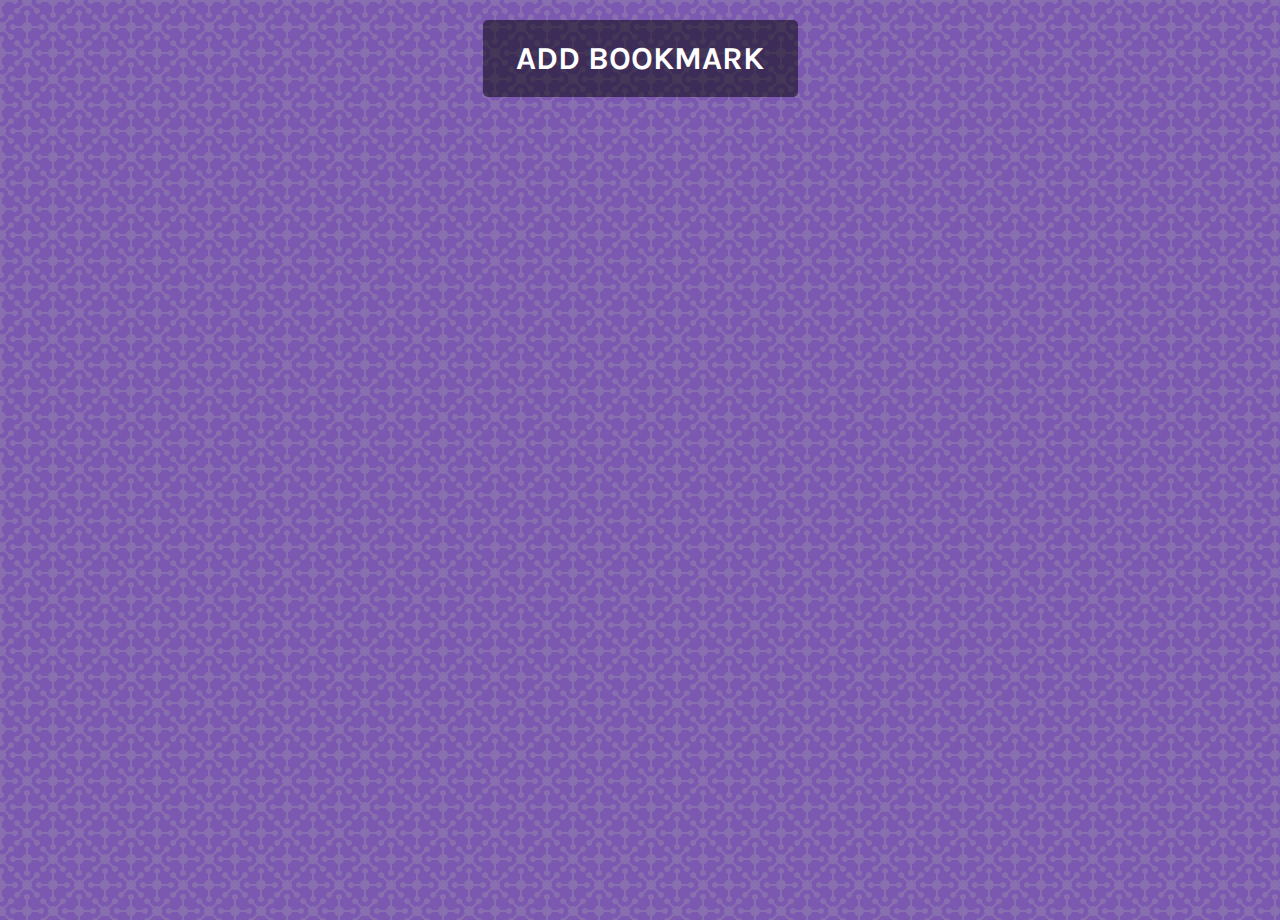
<file: book-keeper/index.html>
<!DOCTYPE html>
<html lang="en">

<head>
    <meta charset="UTF-8">
    <meta name="viewport" content="width=device-width, initial-scale=1.0">
    <title>Custom Bookmark</title>
    <link rel="icon" type="image/png" href="favicon.png">
    <link rel="stylesheet" href="https://cdnjs.cloudflare.com/ajax/libs/font-awesome/5.10.2/css/all.min.css" />
    <link rel="stylesheet" href="style.css">
</head>
<body>
    <!-- Open Modal -->
    <h1 id="show-modal"> Add BookMark</h1>
    <div class="container" id="bookmarks-container"></div>
        </div>
    </div>
    <!-- Modal -->
    <div class="modal-container" id="modal">
        <div class="modal">
            <i class="fas fa-times close-icon" id="close-modal"></i>
            <div class="modal-header">
                <h3>Add bookmark</h3>
            </div>
            <div class="modal-content">
                <form action="" id="bookmark-form">
                    <!-- Website Name -->
                     <div class="form-group">
                        <label for="website-name" class="form-label">Website Name</label>
                        <input type="text" class="form-input" id="website-name">
                     </div>
                     <!-- Website URL -->
                    <div class="form-group">
                        <label for="website-url" class="form-label">Website URL/label>
                        <input type="text" class="form-input" id="website-url">
                    </div>
                    <button type="submit">Save</button>
                </form>
            </div>
        </div>
    </div>
    <!-- Script -->
    <script src="script.js"></script>
    <!-- Bookmarks -->
</body>
</html>
</file>
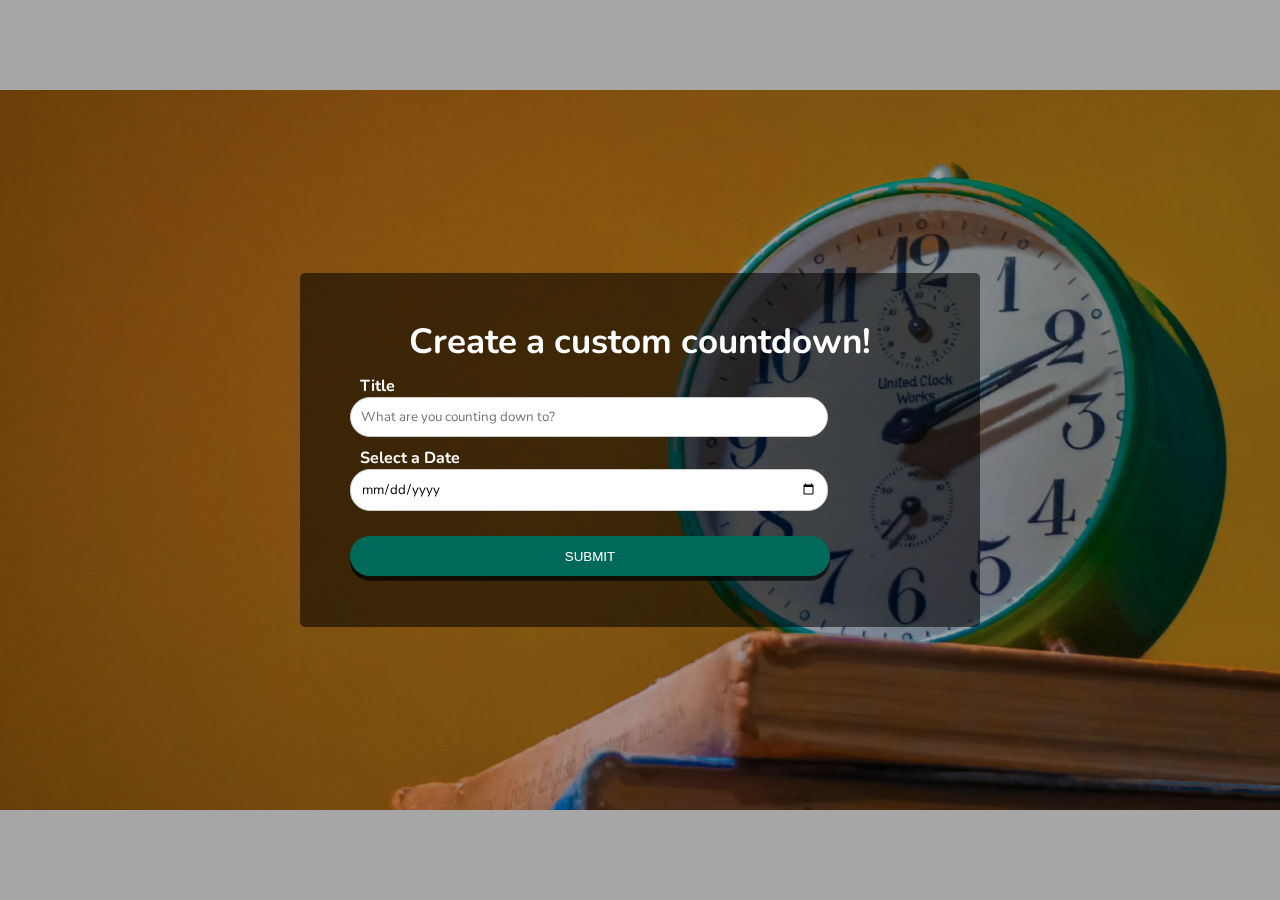
<file: Count_down/index.html>
<!DOCTYPE html>
<html lang="en">
<head>
    <meta charset="UTF-8">
    <meta name="viewport" content="width=device-width, initial-scale=1.0">
    <title>Custom Countdown</title>
    <link rel="icon" type="image/png" href="favicon.png">
    <link rel="stylesheet" href="style.css">
</head>

<body>
    <!-- video background -->
     <video class="video-background" loop muted autoplay>
        <source src="time.mp4"></source>
     </video>
     <div class="video-overlay">
     </div>
     
             <!-- container -->
             <div class="container">
                <!-- input -->
                 <div class="input-container" id="input-container">
                    <h1> Create a custom countdown!</h1>
                    <form class="form" id="countdownForm">
                        <label for="title">Title</label>
                        <input type="text" id="title" placeholder="What are you counting down to?">
                        <label for="date-picker">Select a Date</label>
                        <input type="date" id="date-picker">
                        <button type="submit">Submit</button>
                    </form>
                 </div>

                 <!-- Countdown -->
                 <div class="countdown" id="countdown" hidden>
                    <h1 id="countdown-title"></h1>
                    <ul>
                        <li><span></span>Days</li>
                        <li><span></span>Hours </li>
                        <li><span></span>Minutes</li>
                        <li><span></span>Seconds</li>
                    </ul>
                    <button id="countdown-button">Reset</button>
                </div>
                <!-- complete -->
                 <div class="complete" id="complete" hidden>
                    <h1 class="complete-title">Countdown-complete!</h1>
                    <h1 id="complete-info">Countdown finished on 05-05-23</h1>
                    <button id="complete-button">New countdown</button>
                 </div>
             </div>
    <!-- Script -->
    <script src="script.js"></script>
</body>
</html>
</file>
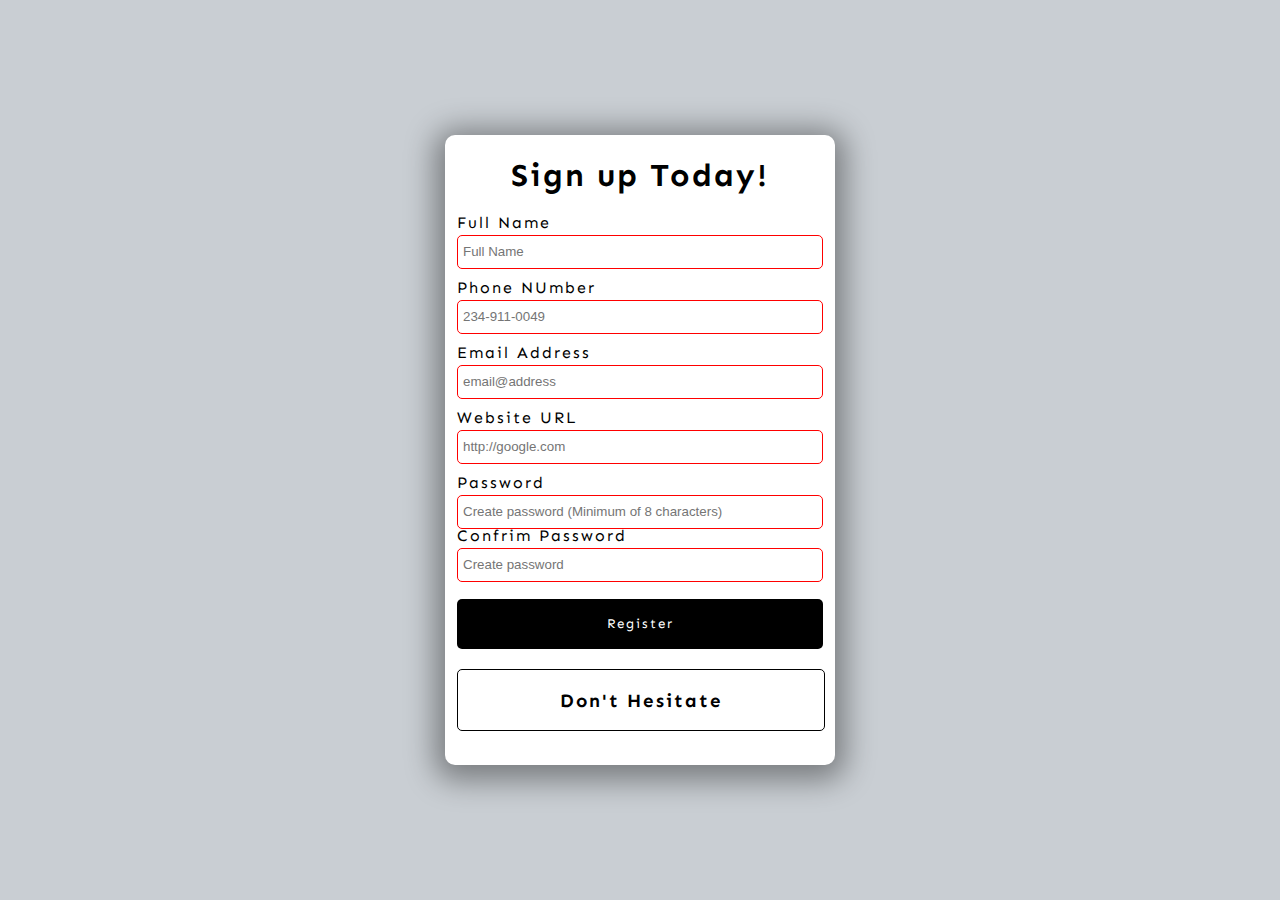
<file: form-validator/index.html>
<!DOCTYPE html>
<html lang="en">

<head>
    <meta charset="UTF-8">
    <meta name="viewport" content="width=device-width, initial-scale=1.0">
    <title>Template</title>
    <link rel="icon" type="image/png" href="favicon.png">
    <link rel="stylesheet" href="https://cdnjs.cloudflare.com/ajax/libs/font-awesome/5.10.2/css/all.min.css" />
    <link rel="stylesheet" href="style.css">
</head>

<body>
    <div class="container">
        <h1>Sign up Today!</h1>
        <!--Form -->
        <form id="form" >
            <!-- FULL NAME -->
            <div class="form-group">
                <label for="name">Full Name</label>
                <input type="text" id="name" placeholder="Full Name" 
                required name="email" name="name">

            </div>
            <!-- PHONE NUMBER -->
            <div class="form-group">
                <label for="name">Phone NUmber</label>
                <input type="tel" id="phone" placeholder="234-911-0049" 
                required pattern="[0-9]{3}-[0-9]{3}-[0-9]{4}" name="p  hone">
            </div>
            <!-- EMAIL ADDRESS -->
            <div class="form-group">
                <label for="email">Email Address</label>
                <input type="email" id="" placeholder="email@address" 
                required name="email">
            </div>
            <!-- Website URL  -->
            <div class="form-group" >
                <label for="website">Website URL</label>
                <input type="url" id="website" placeholder="http://google.com" 
                required minlength="3" maxlength="100" name="URL">
            </div>
            <!-- Password -->
            <div class="form-group">
                <label for="password">Password</label>
                <input type="password" id="password1" placeholder="Create password (Minimum of 8 characters)" 
                required pattern="^(?=.*\d)(?=.*[a-z])(?=.*[A-Z])(?=.*[a-zA-Z]).{8,}$" title="please include atleast 1 uppercase character, 1 lowercase and one number">

                <!-- Confirm Password -->
                <div class="form-group">
                    <label for="password">Confrim Password</label>
                    <input type="password" id="password2" placeholder="Create password " 
                    required pattern="^(?=.*\d)(?=.*[a-z])(?=.*[A-Z])(?=.*[a-zA-Z]).{8,}$" name="password">
                </div>
                <button type="submit">Register</button>
        </form>
        <!-- Error / Success Message -->
         <div class="message-container">
            <h3 id="message"> Don't Hesitate</h3>
         </div>
    </div>
    <!-- Script -->
    <script src="script.js"></script>
</body>

</html>
</file>
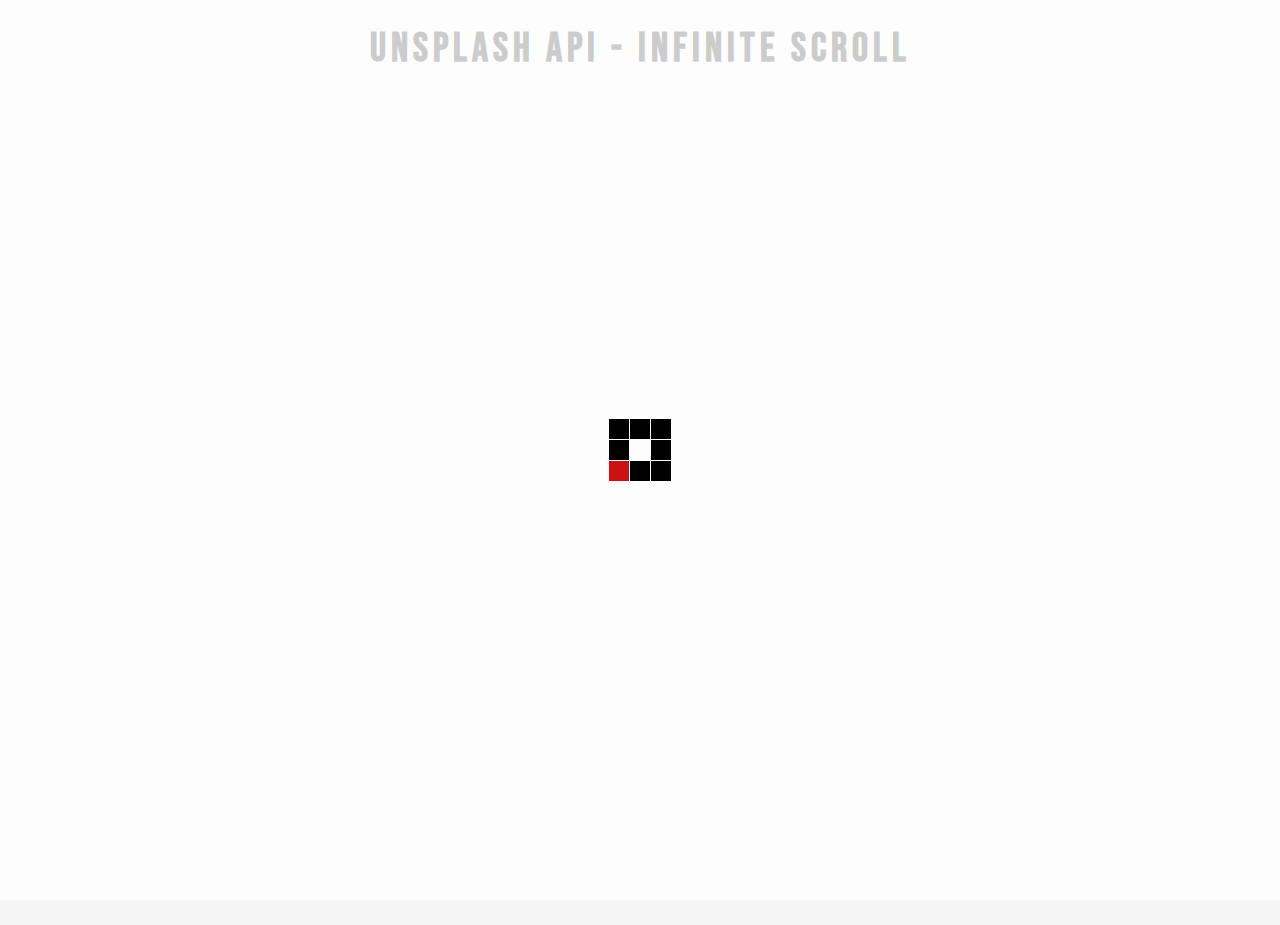
<file: infinite_scroll/index.html>
<!DOCTYPE html>
<html lang="en">
<head>
    <meta charset="UTF-8">
    <meta name="viewport" content="width=device-width, initial-scale=1.0">
    <title>Template</title>
    <link rel="icon" type="image/png" href="favicon.png">
    <link rel="stylesheet" href="https://cdnjs.cloudflare.com/ajax/libs/font-awesome/5.10.2/css/all.min.css"/>
    <link rel="stylesheet" href="style.css">
</head>
<body>
    <!-- Title -->
     <h1>
        unsplash API - infinite scroll
     </h1>
     <!-- loader -->
      <div class="loader" id="loader">
        <img src="loader.svg" alt="Loading">
      </div>
      <!-- image container -->
       <div class="image-container" id="image-container">
            <!-- <img src="https://images.unsplash.com/photo-1721633617180-97c67428a48e?q=80&w=870&auto=format&fit=crop&ixlib=rb-4.0.3&ixid=M3wxMjA3fDB8MHxwaG90by1wYWdlfHx8fGVufDB8fHx8fA%3D%3D" alt=""> -->
            <!-- <img src="https://images.unsplash.com/photo-1721633617180-97c67428a48e?q=80&w=870&auto=format&fit=crop&ixlib=rb-4.0.3&ixid=M3wxMjA3fDB8MHxwaG90by1wYWdlfHx8fGVufDB8fHx8fA%3D%3D" alt=""> -->
        </div>
    <!-- Script -->
    <script src="script.js"></script>
</body>
</html>
</file>
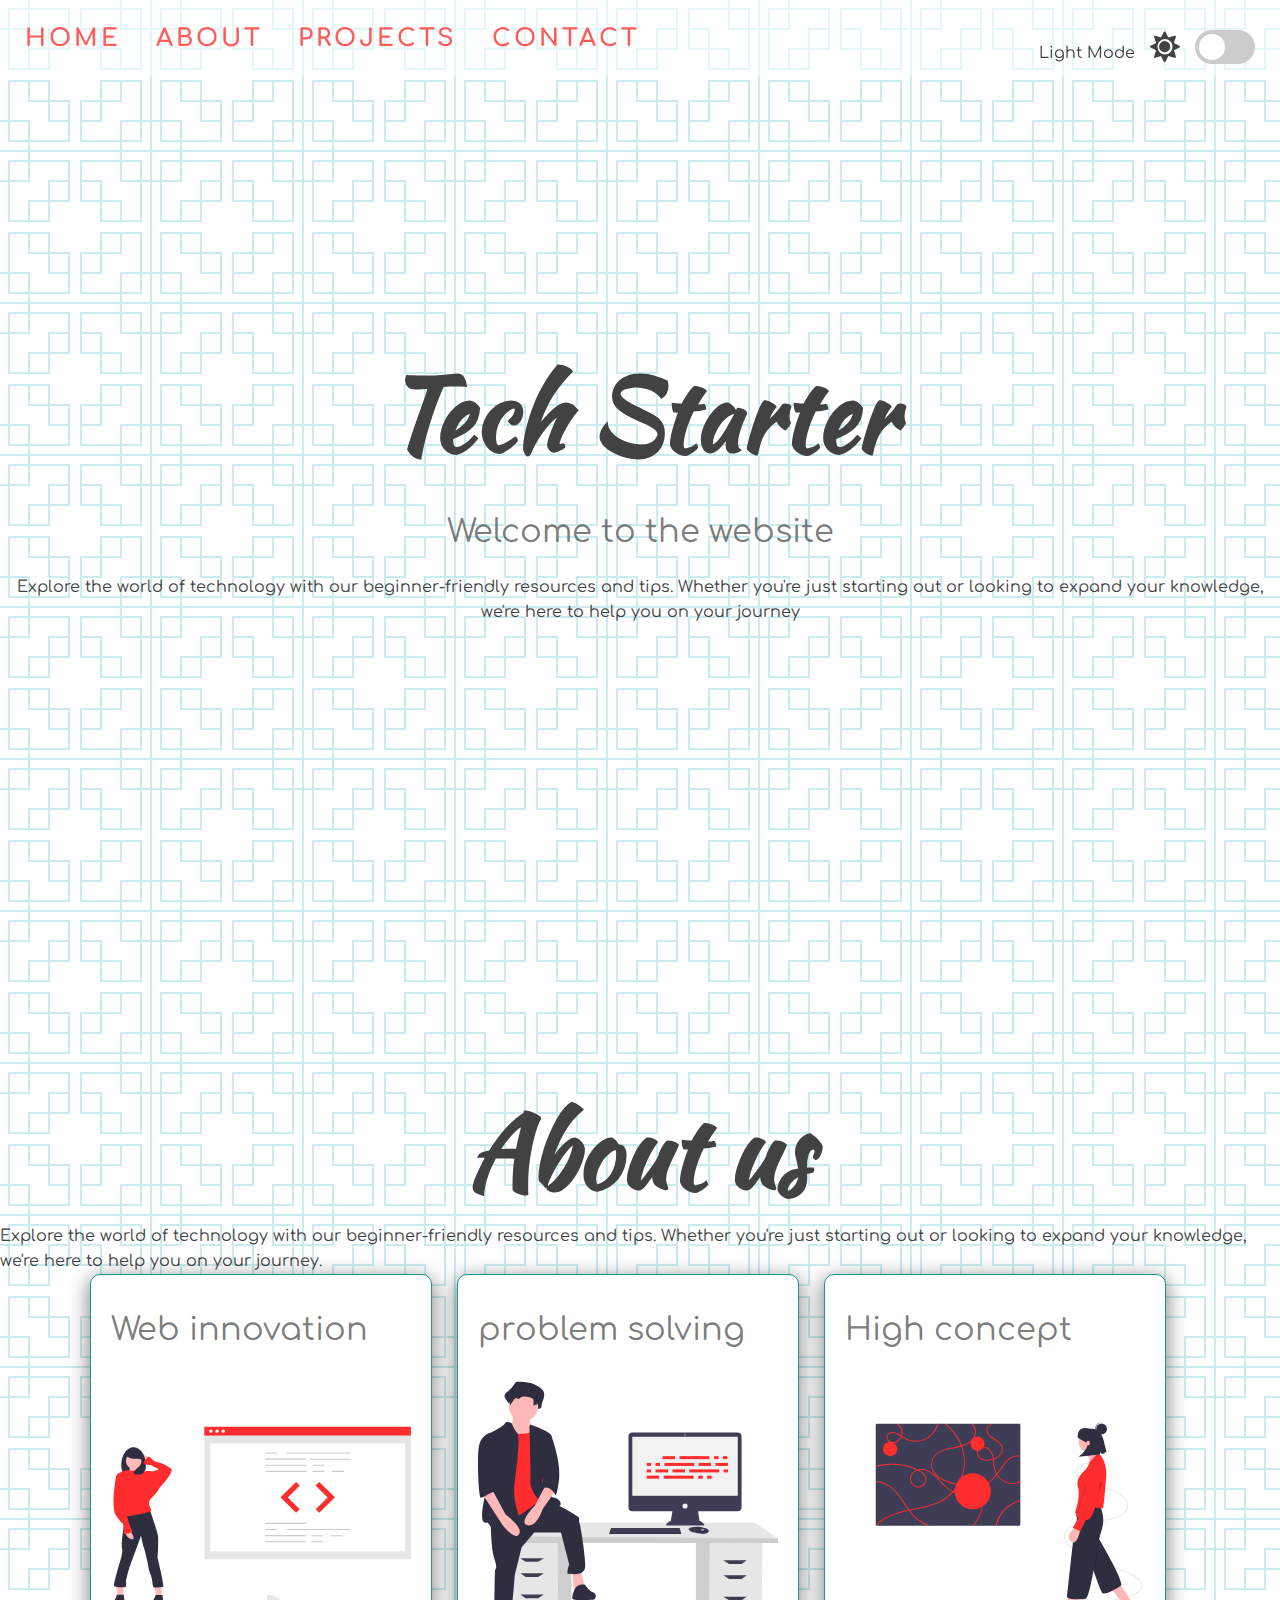
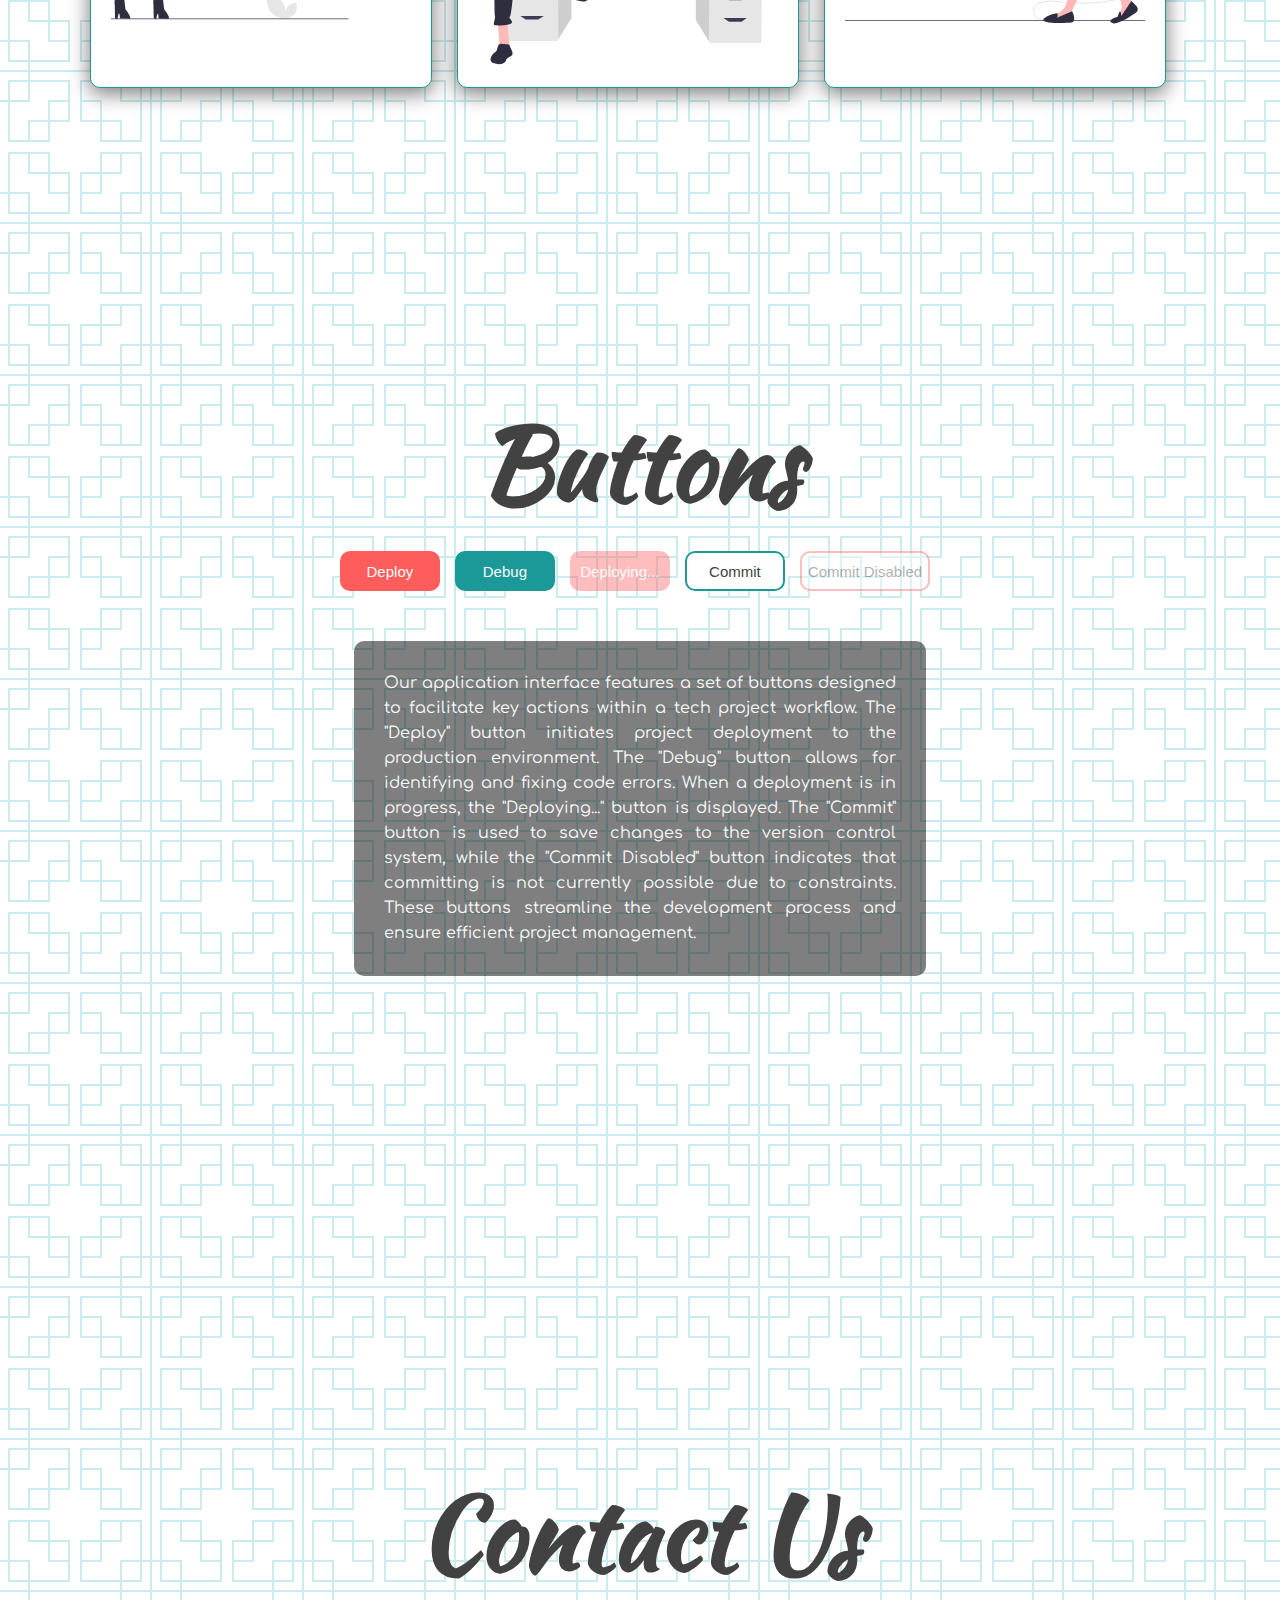
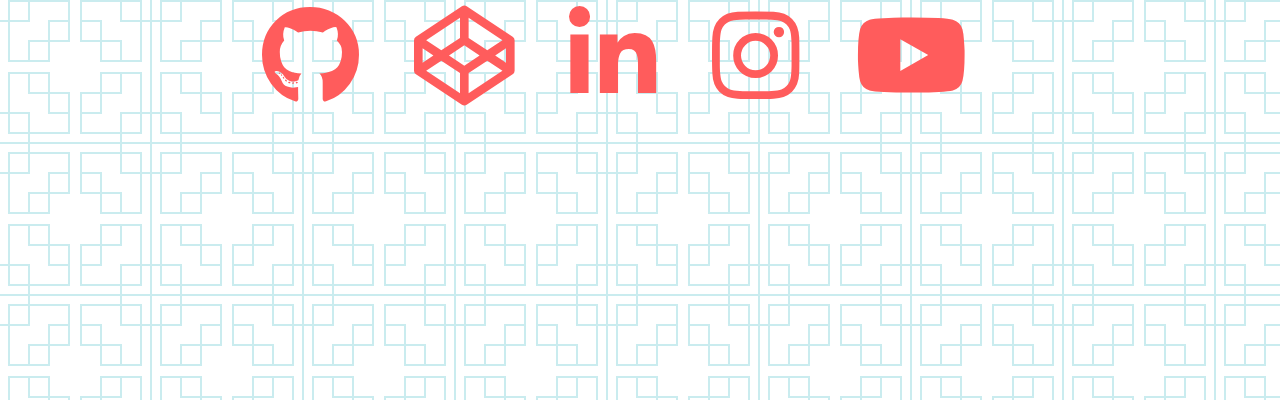
<file: light-dark-mode/index.html>
<!DOCTYPE html>
<html lang="en">

<head>
    <meta charset="UTF-8">
    <meta name="viewport" content="width=device-width, initial-scale=1.0">
    <title>Light dark mode</title>
    <link rel="icon" type="image/png" href="favicon.png">
    <link rel="stylesheet" href="https://cdnjs.cloudflare.com/ajax/libs/font-awesome/5.10.2/css/all.min.css" />
    <link rel="stylesheet" href="style.css">
</head>

<body>
    <!-- Dark Mode Switch -->
    <div class="theme-switch-wrapper">
        <span id="toggle-icon">
            <span class="toogle-text">Light Mode</span>
            <i class="fas fa-sun"></i>
        </span>
        <label class="theme-switch">
            <input type="checkbox">
            <div class="slider round"></div>
        </label>
    </div>

    <!-- Navigation -->
    <nav id="nav">
        <a href="#home">HOME</a>
        <a href="#about">ABOUT</a>
        <a href="#projects">PROJECTS</a>
        <a href="#contact">CONTACT</a>
    </nav>
    <!-- Home section -->
    <section id="home">
        <div class="title-group">
            <h1>Tech Starter </h1>
            <h2>Welcome to the website</h2>
            <p>Explore the world of technology with our beginner-friendly resources and tips. Whether you're just starting out or looking to expand your knowledge, we're here to help you on your journey</p>
        </div>
    </section>
    <!-- About section -->
    <section id="about">
        <h1>About us</h1>
        <p> Explore the world of technology with our beginner-friendly resources and tips. Whether you're just starting out or looking to expand your knowledge, we're here to help you on your journey.</p>
        <div class="about-container">
            <div class="image-container">
                <h2>Web innovation</h2>
                <img src="img/undraw_proud_coder_light.svg" alt="proud Coder " id="image1">
            </div>
            <div class="image-container">
                <h2>problem solving</h2>
                <img src="img/undraw_feeling_proud_light.svg" alt="proud" id="image2">
            </div>
            <div class="image-container">
                <h2>High concept</h2>
                <img src="img/undraw_conceptual_idea_light.svg" alt="Idea" id="image3">
            </div>
        </div>
    </section>
    <!-- projects section -->
    <section id="projects">
        <h1>Buttons</h1>
        <div class="buttons">
            <button class="primary">Deploy</button>
            <button class="secondary">Debug</button>
            <button class="primary" disabled>Deploying...</button>
            <button class="secondary outline">Commit</button>
            <button class="outline" disabled>Commit Disabled</button>
        </div>
        <div class="text-box" id="text-box">
            <p>Our application interface features a set of buttons designed to facilitate key actions within a tech project workflow. The "Deploy" button initiates project deployment to the production environment. The "Debug" button allows for identifying and fixing code errors. When a deployment is in progress, the "Deploying..." button is displayed. The "Commit" button is used to save changes to the version control system, while the "Commit Disabled" button indicates that committing is not currently possible due to constraints. These buttons streamline the development process and ensure efficient project management.</p>
        </div>
    </section>
    <!-- Contact Section -->
    <section id="contact">
        <h1>Contact Us</h1>
        <div class="social-icons">
            <i class="fab fa-github"></i>
            <i class="fab fa-codepen"></i>
            <i class="fab fa-linkedin-in"></i>
            <i class="fab fa-instagram"></i>
            <i class="fab fa-youtube"></i>
        </div>
    </section>
    <!-- Script -->
    <script src="script.js"></script>
</body>

</html>
</file>
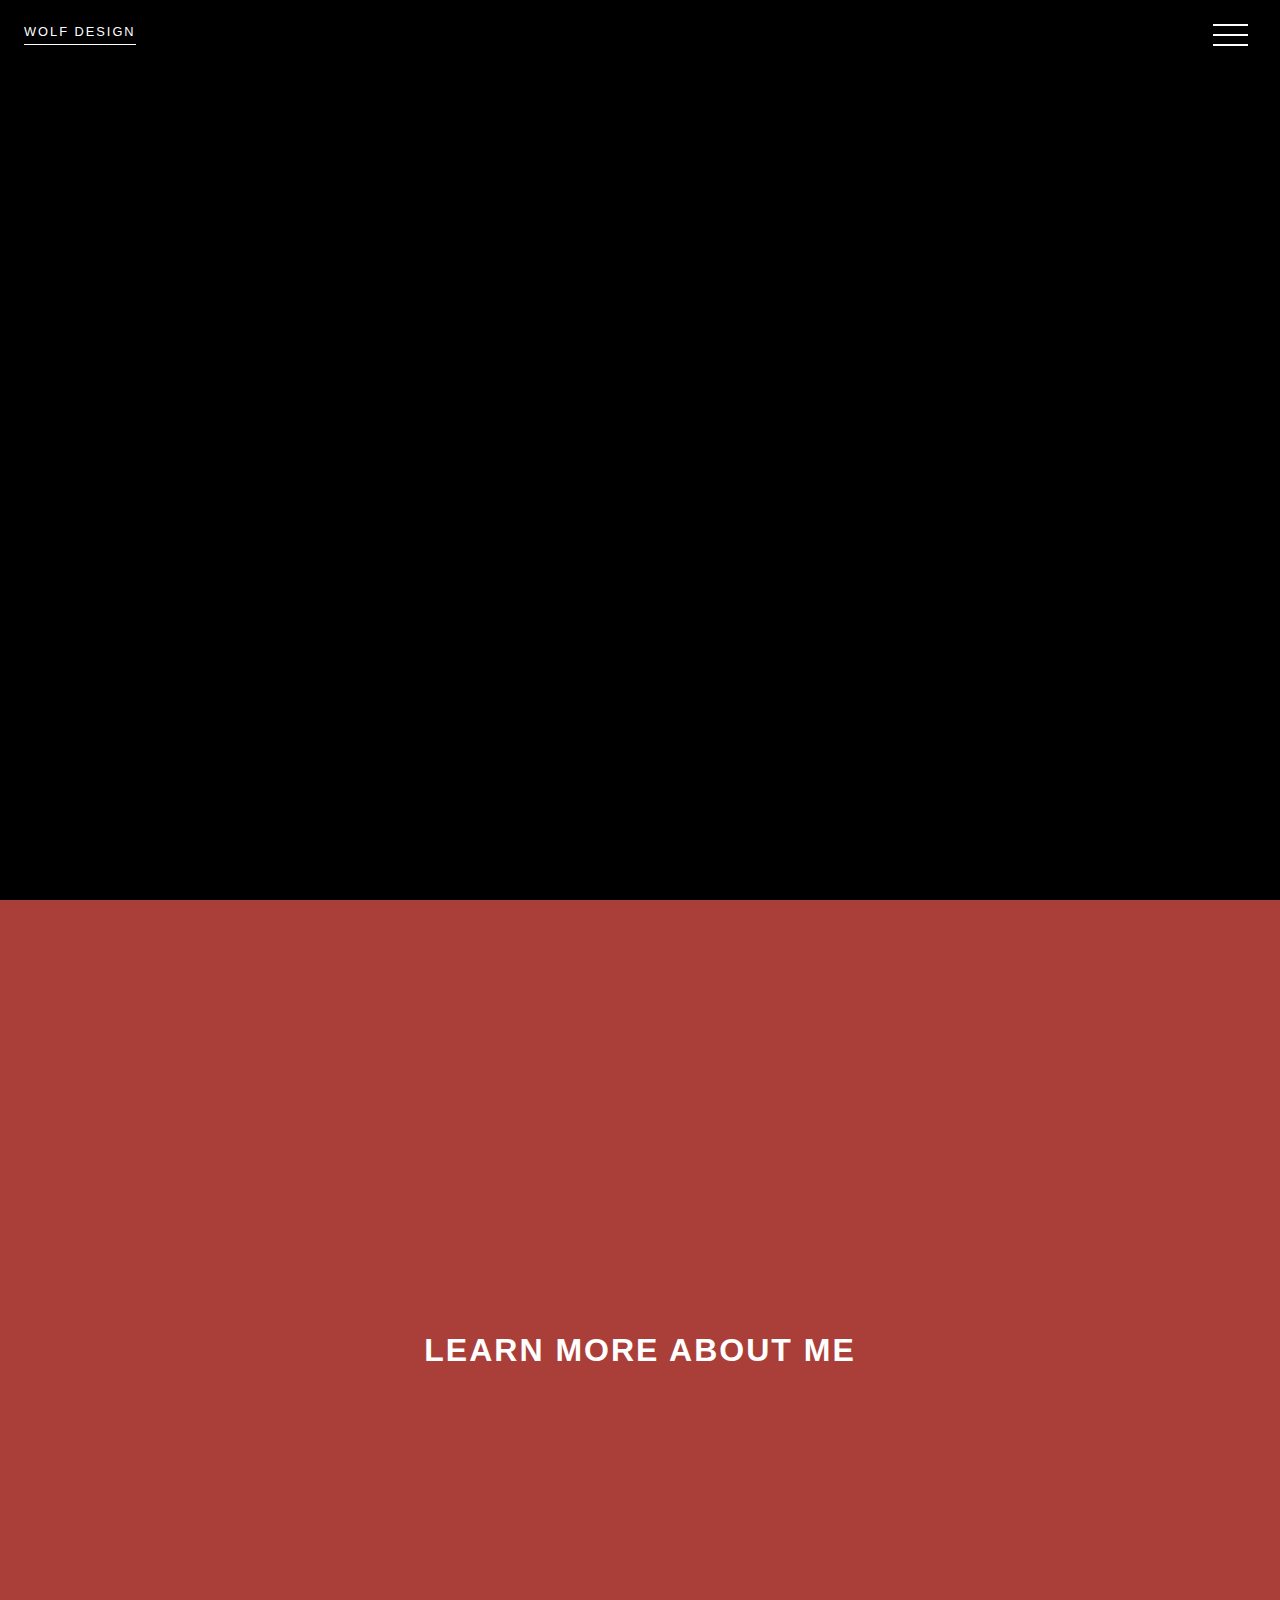
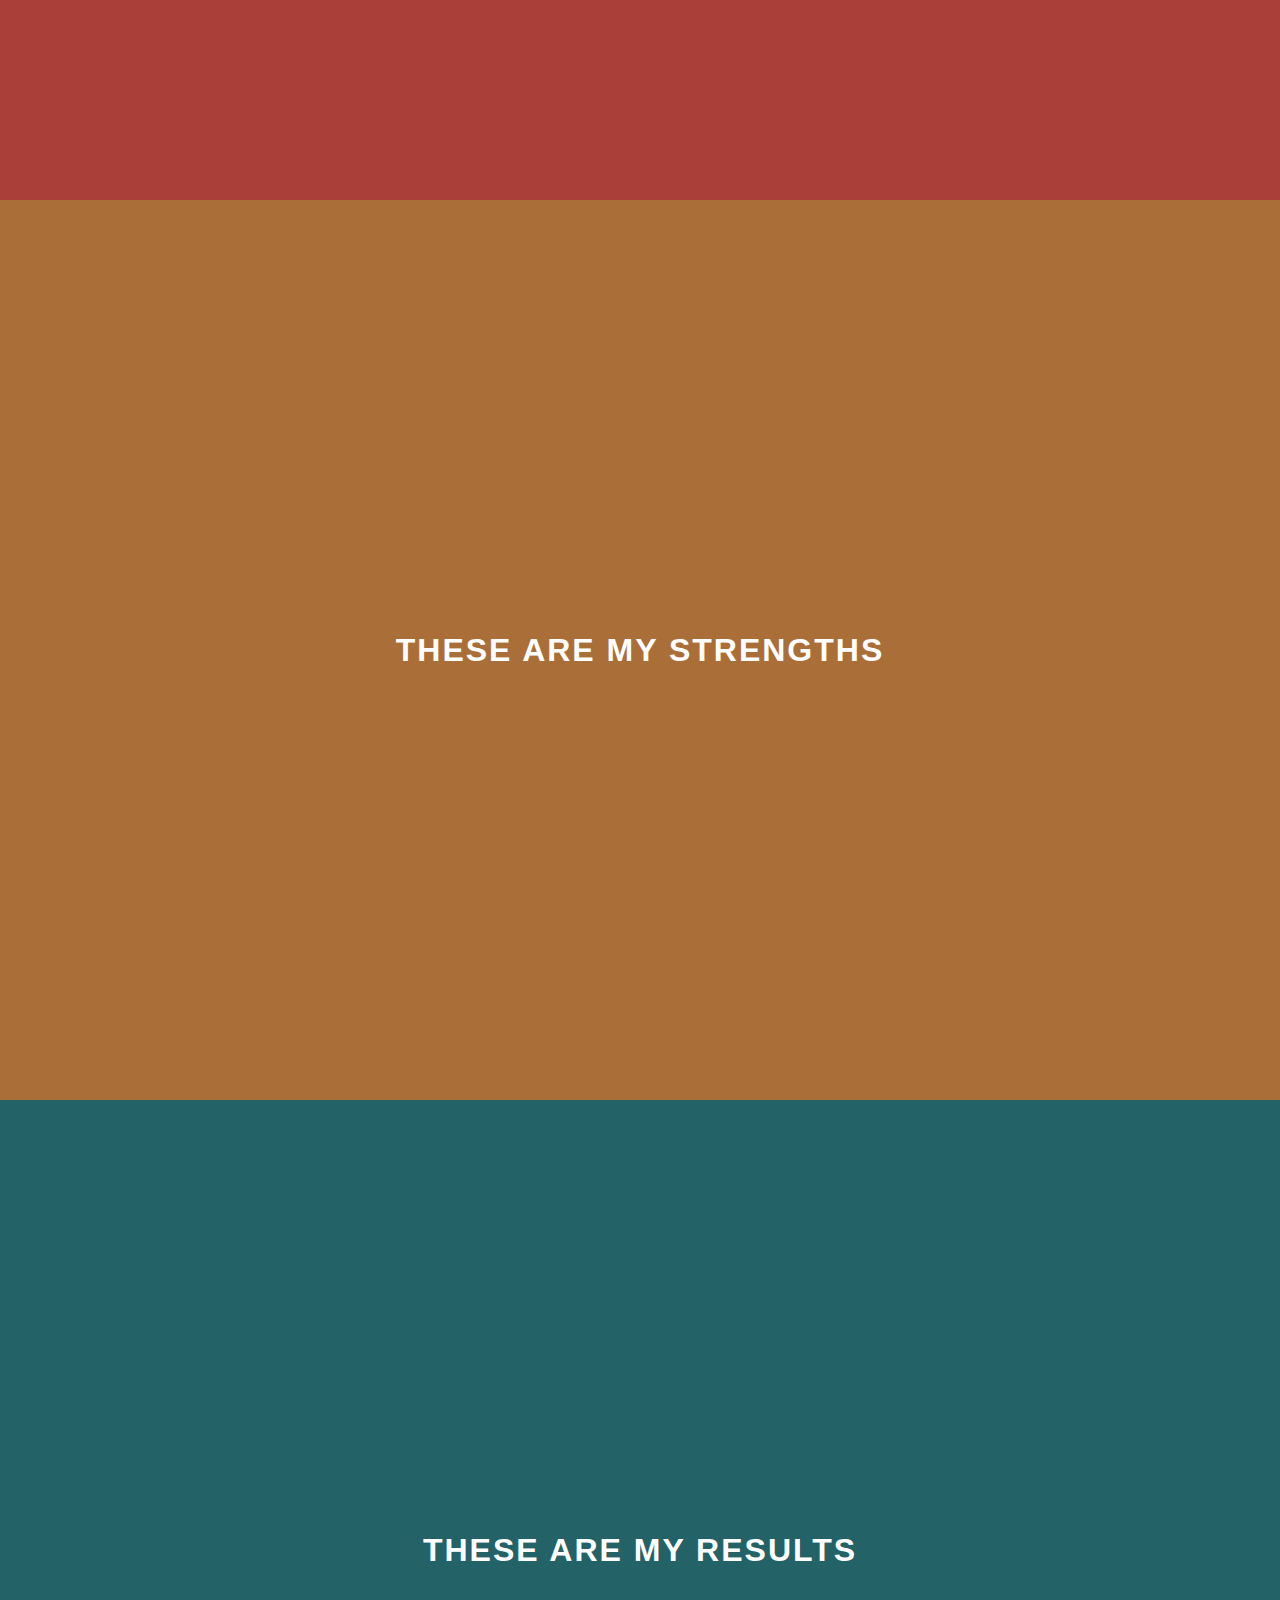
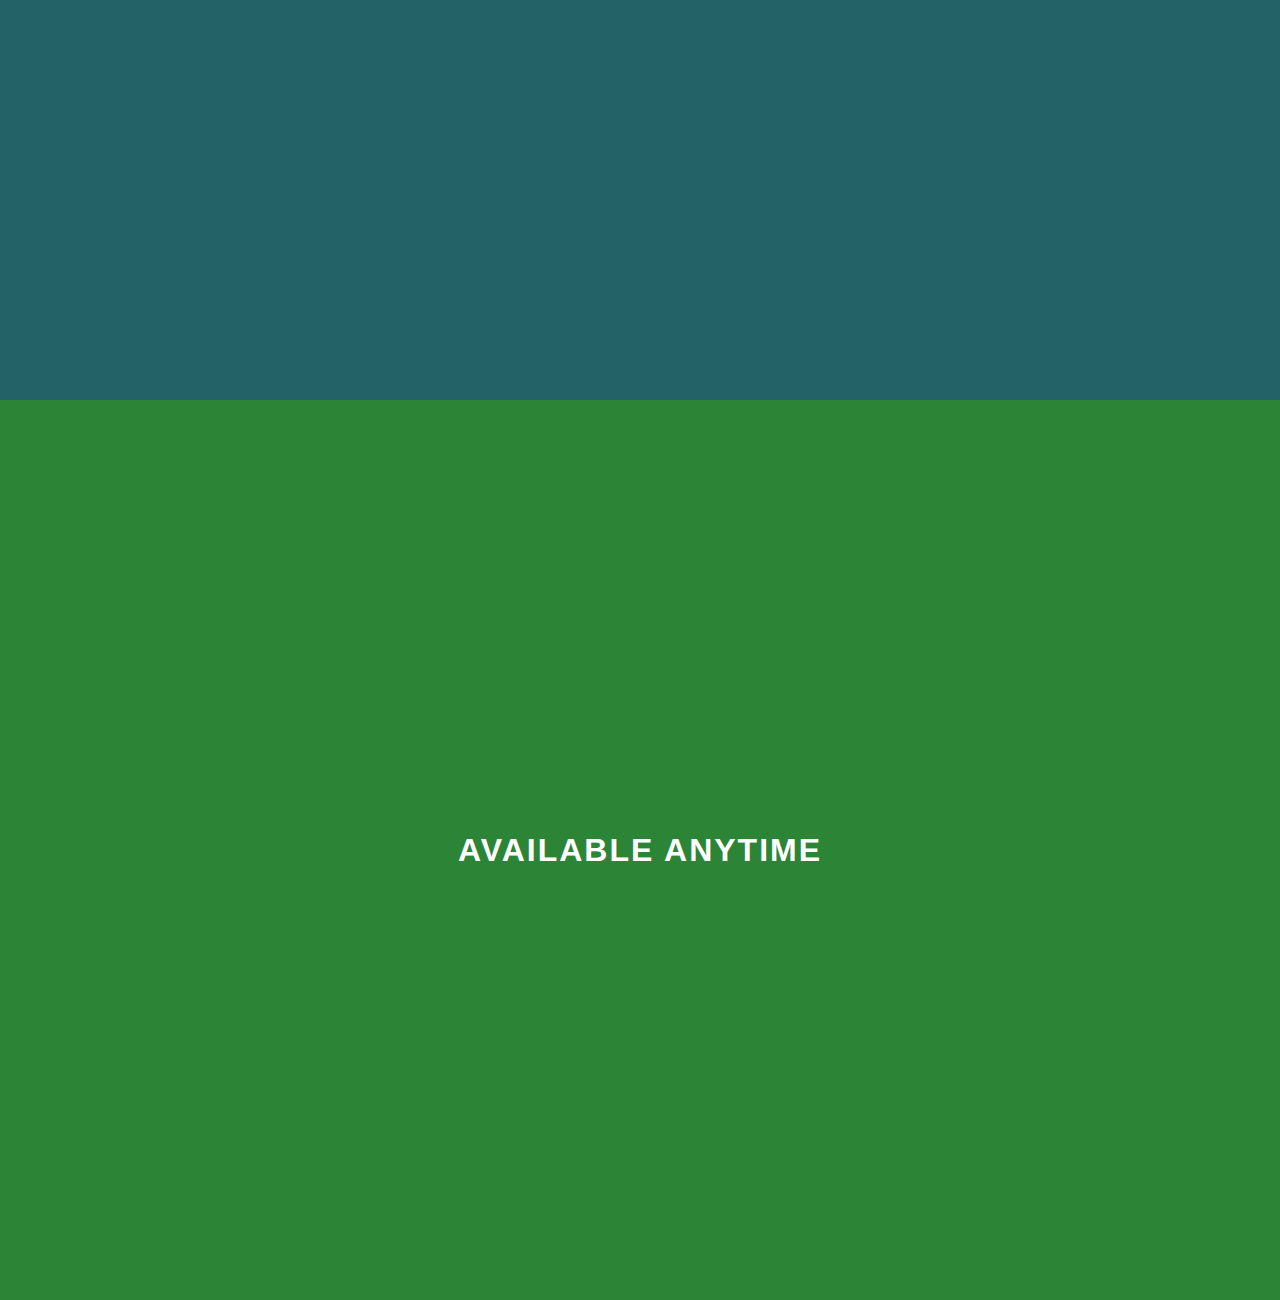
<file: navigation/index.html>
<!DOCTYPE html>
<html lang="en">
<head>
  <meta charset="UTF-8">
  <meta name="viewport" content="width=device-width, initial-scale=1.0">
  <title>Animated Navigation</title>
  <link rel="icon" type="image/png" href="favicon.png">
  <link rel="stylesheet" href="style.css">
</head>
<body>
  <!-- Menu Overlay -->
   <div class="overlay overlay-slide-left" id="overlay">
    <!-- Menu Items -->
      <nav>
        <ul>
          <li id="nav-1" class="slide-out-1"><a href="#home">Home</a></li>
          <li id="nav-2" class="slide-out-2"><a href="#about">About</a></li>
          <li id="nav-3" class="slide-out-3"><a href="#skills">Skills</a></li>
          <li id="nav-4" class="slide-out-4"><a href="#projects">Projects</a></li>
          <li id="nav-5" class="slide-out-5"><a href="#contact">Contact</a></li>
        </ul>
      </nav>
   </div>

   <!-- Menu Bars -->
    <div class="menu-bars" id="menu-bars">
      <div class="bar1"></div>
      <div class="bar2"></div>
      <div class="bar3"></div>
    </div>
  <!-- Sections -->
  <section id="home"><a href="https://jacinto.design" target="_blank">Wolf Design</a></section>
  <section id="about"><h1>Learn More About Me</h1></section>
  <section id="skills"><h1>These Are My Strengths</h1></section>
  <section id="projects"><h1>These Are My Results</h1></section>
  <section id="contact"><h1>Available Anytime</h1></section>
  <!-- Script -->
  <script src="script.js"></script>
</body>
</html>
</file>
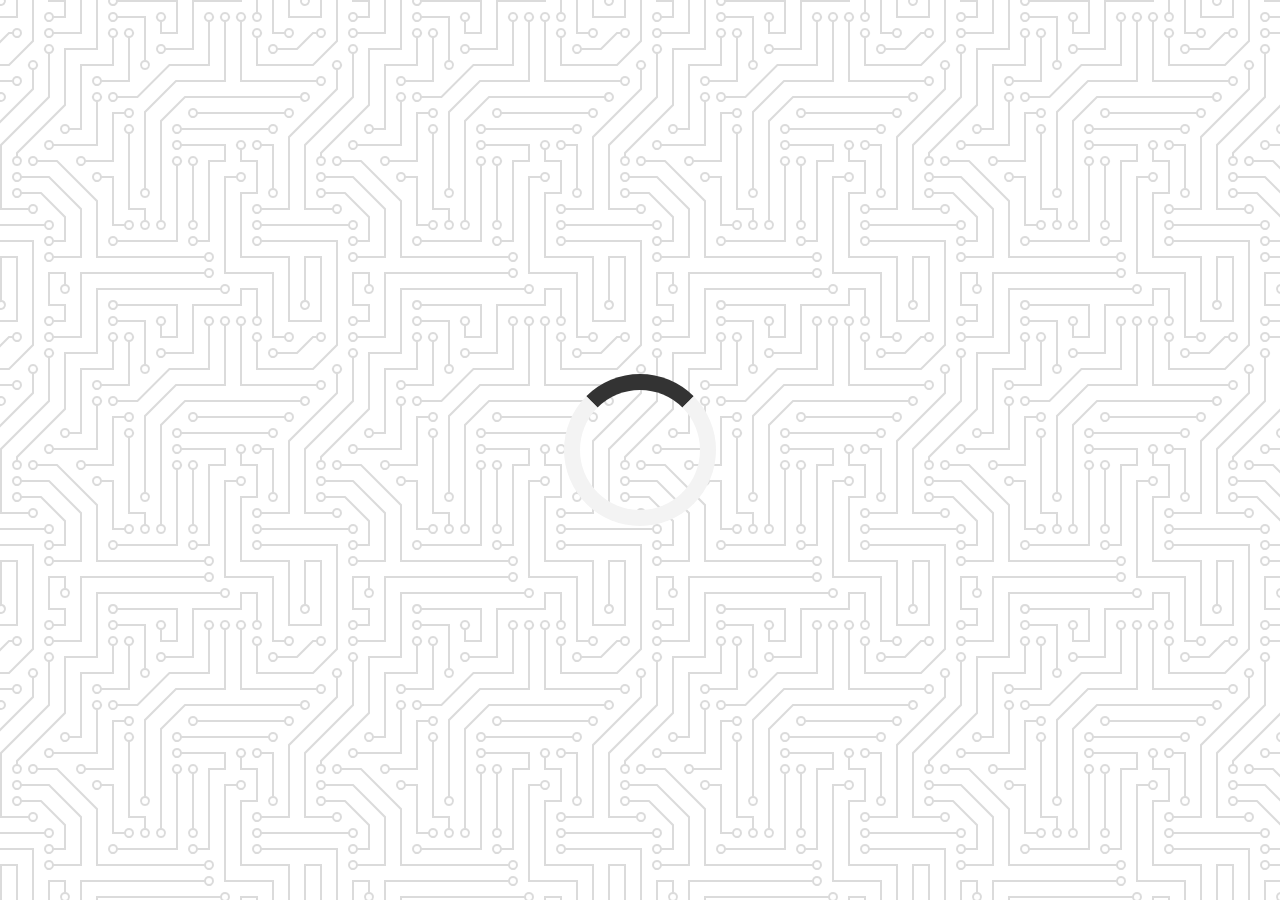
<file: quote_generator/index.html>
<!DOCTYPE html>
<html lang="en">
<head>
    <meta charset="UTF-8">
    <meta name="viewport" content="width=device-width, initial-scale=1.0">
    <title>Template</title>
    <link rel="icon" type="image/png" href="favicon.png">
    <link rel="stylesheet" href="https://cdnjs.cloudflare.com/ajax/libs/font-awesome/5.10.2/css/all.min.css"/>
    <link rel="stylesheet" href="style.css">
</head>
<body>
    <div class="quote-container" id="quote-container">
        <!-- Quote -->
         <div class="quote-text">
            <i class="fas fa-quote-left"></i>
                <span id="quote">
                </span>
                
                <!-- Author -->
                 <div class="quote-author">
                    <span id="author"> 
                    </span>
                 </div>  
         </div>

         <!-- Button -->
          <div class="button-container">
            <button class="twitter-button" id="twitter" title="Tweet this">
                <i class="fab fa-twitter"></i>
            </button>
            
            <button id="new-quote">New quote</button>
          </div>
    </div>

    <!-- Loader-->
        <div class="loader" id="loader"></div>
    <!-- Script -->
    <script src="script.js"></script>
</body>
</html>
</file>
<file: book-keeper/style.css>
@import url('https://fonts.googleapis.com/css2?family=Karla:ital,wght@0,200..800;1,200..800&display=swap');

:root{
  --primary-color: #7c59b0;
  --border-radius: 5px;
}

html {
  box-sizing: border-box;
}

body {
  background-color:var(--primary-color);
  background-image: url("data:image/svg+xml,%3Csvg xmlns='http://www.w3.org/2000/svg' width='52' height='52' viewBox='0 0 52 52'%3E%3Cpath fill='%239C92AC' fill-opacity='0.4' d='M0 17.83V0h17.83a3 3 0 0 1-5.66 2H5.9A5 5 0 0 1 2 5.9v6.27a3 3 0 0 1-2 5.66zm0 18.34a3 3 0 0 1 2 5.66v6.27A5 5 0 0 1 5.9 52h6.27a3 3 0 0 1 5.66 0H0V36.17zM36.17 52a3 3 0 0 1 5.66 0h6.27a5 5 0 0 1 3.9-3.9v-6.27a3 3 0 0 1 0-5.66V52H36.17zM0 31.93v-9.78a5 5 0 0 1 3.8.72l4.43-4.43a3 3 0 1 1 1.42 1.41L5.2 24.28a5 5 0 0 1 0 5.52l4.44 4.43a3 3 0 1 1-1.42 1.42L3.8 31.2a5 5 0 0 1-3.8.72zm52-14.1a3 3 0 0 1 0-5.66V5.9A5 5 0 0 1 48.1 2h-6.27a3 3 0 0 1-5.66-2H52v17.83zm0 14.1a4.97 4.97 0 0 1-1.72-.72l-4.43 4.44a3 3 0 1 1-1.41-1.42l4.43-4.43a5 5 0 0 1 0-5.52l-4.43-4.43a3 3 0 1 1 1.41-1.41l4.43 4.43c.53-.35 1.12-.6 1.72-.72v9.78zM22.15 0h9.78a5 5 0 0 1-.72 3.8l4.44 4.43a3 3 0 1 1-1.42 1.42L29.8 5.2a5 5 0 0 1-5.52 0l-4.43 4.44a3 3 0 1 1-1.41-1.42l4.43-4.43a5 5 0 0 1-.72-3.8zm0 52c.13-.6.37-1.19.72-1.72l-4.43-4.43a3 3 0 1 1 1.41-1.41l4.43 4.43a5 5 0 0 1 5.52 0l4.43-4.43a3 3 0 1 1 1.42 1.41l-4.44 4.43c.36.53.6 1.12.72 1.72h-9.78zm9.75-24a5 5 0 0 1-3.9 3.9v6.27a3 3 0 1 1-2 0V31.9a5 5 0 0 1-3.9-3.9h-6.27a3 3 0 1 1 0-2h6.27a5 5 0 0 1 3.9-3.9v-6.27a3 3 0 1 1 2 0v6.27a5 5 0 0 1 3.9 3.9h6.27a3 3 0 1 1 0 2H31.9z'%3E%3C/path%3E%3C/svg%3E");
  margin: 0;
  min-height: 100vh;
  font-family: Karla , sans-serif;
}

h1{
  color:white;
  padding: 20px;
  background:rgba(0,0,0,0.5);
  border-radius: var(--border-radius);
  cursor: pointer;
  text-transform:uppercase;
  width:275px;
  margin: 20px auto 10px;
  user-select: none;
  text-align: center;
}

h1:hover{
  background:rgba(0,0,0,0.8); 
}

/* Bookmarks */
.container{
  display: flex;
  flex-direction: row;
  flex-wrap: wrap;
}

.item{
  background: rgba(0,0,0,0.5);
  color: white;
  border-radius: var(--border-radius);
  padding: 20px;
  margin: 10px;
}

.item:hover{
  background: rgba(0,0,0,0.6);
}

a{
  font-size: 20px;
  font-weight: bold;
  text-transform: uppercase;
}
a:link,
a:visited{
  color:white;
  text-decoration: none;
}

a:hover,
a:active{
  text-decoration: underline;
}

.fa-times{
  float: right;
  cursor: pointer;
  z-index: 2;
}
.name{
  margin-top: 20px;
  margin-right: 20px;
}

.name img{
  height:20px;
  width: 20px;
  vertical-align: sub;
  margin-right: 5px;
}

/*Modal*/
.modal-container{
  background: rgba(0,0,0,0.6);
  display: none;
  position: fixed;
  top:0;
  left:0;
  right: 0;
  bottom: 0;
}

.show-modal{
  display: flex;
  justify-content: center;
  align-items: center;
}

.modal{
  background: white;
  box-shadow: 0 0 10px rgba(0,0,0,0.8);
  max-width: 95%;
  width: 500px;
  animation: modalopen 1s;
}


@keyframes modalopen {
  from {
    opacity: 0;
  }
  to{
    opacity: 1;
  }
}

.close-icon {
  float:right;
  color: white;
  font-size: 24px;
  position: relative;
  top:13px;
  right: 13px;
  cursor: pointer;
}

.modal-header{
  background: var(--primary-color);
  color: white;
  padding: 15px;
}

h3{
  margin: 0;
}


.modal-content{
  padding: 20px;
  background: whitesmoke;
}

/* forms */

.form-group{
  height: 55px;
}

.form-input{
  width: 97%;
  padding: 5px;
  border: 2px solid var(--primary-color);
  border-radius: var(--border-radius);
  display: block;
  outline: none;
}

.form-label{
  color: var(--primary-color);
  display: block; 
}

button{
  cursor: pointer;
  color: white;
  background: var(--primary-color);
  height: 30px;
  width: 100px;
  border: none;
  border-radius: var(--border-radius);
  margin-top: 10px;
}

button:hover {
  filter: brightness(110%);
}

button:focus{
  outline: none;
}
/*  Media Query: Large smartphone (vertical) */
@media screen and (max-width:600px){
  .container{
    flex-direction: column;
    
  }
}
</file>
<file: Count_down/style.css>
@import url('https://fonts.googleapis.com/css2?family=Nunito+Sans:ital,opsz,wght@0,6..12,200..1000;1,6..12,200..1000&family=Nunito:ital,wght@0,200..1000;1,200..1000&display=swap');

html {
  box-sizing: border-box;
}

body {
  font-family: Nunito, sans-serif;
  margin: 0;
  min-height: 100vh;
  overflow-y: hidden;
  display: flex;
  align-items: center;

}

/* Video Background */
.video-background {
  position: fixed;
  right: 0;
  bottom: 0;
  width: 100vw;
  height: auto;

}

video {
  position: absolute;
  top: 50%;
  left: 50%;
  transform: translate(-50%, -50%);
}

.video-overlay {
  position: fixed;
  left: 0;
  top: 0;
  height: 100vh;
  width: 100vw;
  background-color: rgba(0,0,0, 0.35);

}

/* Container */
.container {
  min-width: 580px;
  min-height: 304px;
  color: #fff;
  margin: 0 auto;
  padding: 25px 50px;
  border-radius: 5px;
  z-index: 2;
  justify-content: center;
  background-color: rgba(0,0,0, 0.55);

}

.input-container {
  position: relative;
  top: 20px;
}

h1 {
  font-size: 35px;
  text-align: center;
  margin-top: 0;
  margin-bottom: 10px;
}

/* Form */
.form {
  width: 480px;
}

label {
  font-weight: bold;
  margin-left: 10px;
}

input {
  width: 95%;
  font-family: Nunito , sans-serif;
  margin-bottom: 10px;
  padding: 10px;
  border: 1px solid #ccc;
  border-radius: 20px;
  background: #fff;
  outline: none;

}

/* Button */
button {
  width: 100%;
  height: 40px;
  border-radius: 20px;
  margin-top: 15px;
  border: none;
  text-transform: uppercase;
  background: #006959;
  color: white;
  cursor: pointer;
  outline: none;
  padding: 0.5rem 1.9rem;
  box-shadow: 0 0.3rem rgba(0, 0, 0, 0.70);
}

/* button hovered  */
button:hover{
  filter: brightness(110%);
}
/* button pressed */
button:active{
  transform:translate(0, 0.3rem);
  box-shadow: 0 0.3rem rgba(255,255,255,0.40)
}


/* Countdown */
ul {
  margin-left: -45px;
}

li {
  display: inline-block;
  font-size: 30px;
  list-style-type: none;
  padding: 10px;
  text-transform: uppercase;
}

li span {
  display: block;
  font-size: 80px;
  text-align: center;
}

/* Complete */
.complete {
  position: relative;
  top: 60px;
}

.complete-title{
  animation: complete 4s infinite
}

@keyframes complete {
  0%{
    color: rgba(236, 19, 19);
  }
  25%{
    color: rgba(243, 239, 0);
  }
  50%{
    color: rgb(11, 230, 48);
    transform: scale(1.5);
  }
  75%{
    color: rgba(14, 0, 207);
  }
  100%{
    color: rgb(93, 1, 168);
  }
}

/* Media Query: Large Smartphone (Vertical) */
@media screen and (max-width: 600px) {
  .video-background {
    height: 100vh;
    width: 100vw;
  }
  
  video {
    object-fit: cover;
    object-position: 70%;
    margin-top: -1px;
  }

  .container {
    display: flex;
    min-width: unset;
    width: 95vw;
    min-height: 245px;
    padding: 20px;
    margin: 10px;
  }

  .input-container {
    top: unset;
  }

  .countdown {
    position: relative;
    top: 10px;
  }

  .form {
    width: unset;
  }

  input {
    width: 93%;
  }

  h1 {
    font-size: 20px;
  }

  li {
    font-size: 15px;
  }

  li span {
    font-size: 40px;
  }
}
</file>
<file: form-validator/style.css>
@import url('https://fonts.googleapis.com/css2?family=Sen:wght@400..800&display=swap');

html {
  box-sizing: border-box;
}

body {
  margin: 0;
  min-height: 100vh;
  font-family:Sen, sans-serif;
  letter-spacing: 2px;
  display: flex;
  align-items: center;
  justify-content: center;
  background: #c9ced3; 
}

.container{
  width:390px;
  height: 630px;
  display: flex;
  flex-direction: column;
  background: white;
  flex-direction: column;
  align-items: center;
  border-radius: 10px;
  box-shadow: 0 5px 30px 10px rgba(0,0,0, 0.4);
}

/* form*/

.form{
  height: 90%;
}

.form-group{
  height: 65px;
}

label {
  position: relative;
  bottom: 3px;  
}

input {
  width: 100% ;
  height: 34px;
  padding: 5px;
  border: 1px solid black;
  border-radius: 5px;
  outline: none;
  box-sizing: border-box;
  transition: all 0.3s;
}

input:valid{
  border: 1px solid green;
}

input:invalid{
  border: 1px solid red;
}

button{
  cursor: pointer;
  color: white;
  background:black;
  border: none;
  border-radius: 5px;
  height: 50px;
  width: 100%;
  font-family: Sen, sans-serif ;
  letter-spacing: 2px;
  margin-top: 5px;
}

button:hover{
  filter:brightness(200%);
  background: rgb(22,22,22);
}

button:focus{
  outline: none;
}

.message-container{
  border: 1px solid black;
  border-radius: 5px;
  width: 100%;
  margin-top: 20px;
  display: flex;
  justify-content: center;
  align-items: center;
}
</file>
<file: infinite_scroll/style.css>
@import url('https://fonts.googleapis.com/css2?family=Bebas+Neue&display=swap');
html {
  box-sizing: border-box;
}

body {
  margin: 0;
  font-family: Bebas Neue, sans-serif;
  min-height: 100vh;
  background: whitesmoke;
}

h1{
  text-align: center;
  margin-top: 25px;
  margin-bottom: 15px;
  font-size: 40px;
  letter-spacing: 5px;
}

/* loader */

.loader{
  position: fixed;
  top: 0;
  bottom: 0;
  left:0;
  right: 0;
  background: rgba(255,255,255,0.8);
}

.loader img{
position: fixed;
top:50%;
left: 50%;
transform: translate(-50%,-50%);
}

/* image container */

.image-container{
  margin: 20px 30%;

}

.image-container img{
  width: 100%;
  margin-top: 5px
}

/* media querries */
@media screen and (max-width:600px) {
  h1 {
    font-size: 20px;
  }

  .image-container{
    margin: 10px;
  }
}
</file>
<file: light-dark-mode/style.css>
@import url('https://fonts.googleapis.com/css2?family=Comfortaa:wght@300..700&family=Kaushan+Script&family=Oswald:wght@200..700&display=swap');
@import url('https://fonts.googleapis.com/css2?family=Nunito+Sans:ital,opsz,wght@0,6..12,200..1000;1,6..12,200..1000&display=swap');
:root {
  --primary-color: rgb(255, 92, 92);
  --primary-variant: #ff2d2d;
  --secondary-color: #1b9999;
  --on-primary: rgb(250, 250, 250);
  --on-background: rgb(66, 66, 66);
  --on-background-alt: rgba(66, 66, 66, 0.7);
  --background: rgb(255, 255, 255);
  --box-shadow: 0 5px 20px 1px rgba(0, 0, 0, 0.5);
}

[data-theme="dark"] {
  --primary-color: rgb(150, 65, 255);
  --primary-variant: #6c63ff;
  --secondary-color: #03dac5;
  --on-primary: #000;
  --on-background: rgba(255, 255, 255, 0.9);
  --on-background-alt: rgba(255, 255, 255, 0.7);
  --background: #121212;
}

html {
  box-sizing: border-box;
  scroll-behavior: smooth;
}

body {
  margin: 0;
  color: var(--on-background);
  font-family: Comfortaa, sans-serif;
  background-color: var(--background);
background-image: url("data:image/svg+xml,%3Csvg xmlns='http://www.w3.org/2000/svg' width='152' height='152' viewBox='0 0 152 152'%3E%3Cg fill-rule='evenodd'%3E%3Cg id='temple' fill='%2349bdc9' fill-opacity='0.29'%3E%3Cpath d='M152 150v2H0v-2h28v-8H8v-20H0v-2h8V80h42v20h20v42H30v8h90v-8H80v-42h20V80h42v40h8V30h-8v40h-42V50H80V8h40V0h2v8h20v20h8V0h2v150zm-2 0v-28h-8v20h-20v8h28zM82 30v18h18V30H82zm20 18h20v20h18V30h-20V10H82v18h20v20zm0 2v18h18V50h-18zm20-22h18V10h-18v18zm-54 92v-18H50v18h18zm-20-18H28V82H10v38h20v20h38v-18H48v-20zm0-2V82H30v18h18zm-20 22H10v18h18v-18zm54 0v18h38v-20h20V82h-18v20h-20v20H82zm18-20H82v18h18v-18zm2-2h18V82h-18v18zm20 40v-18h18v18h-18zM30 0h-2v8H8v20H0v2h8v40h42V50h20V8H30V0zm20 48h18V30H50v18zm18-20H48v20H28v20H10V30h20V10h38v18zM30 50h18v18H30V50zm-2-40H10v18h18V10z'/%3E%3C/g%3E%3C/g%3E%3C/svg%3E");
display: flex;
flex-direction: column;
}

section {
  min-height: 100vh;
  display: flex;
  justify-content: center;
  align-items: center;
  flex-direction: column;
}

h1 {
  font-family: Kaushan Script, sans-serif;
  font-size: 100px;
  margin-bottom: 0;
}

h2 {
  color:var(--on-background-alt); 
  font-size: 32px;
  font-weight: normal;
}

/* Navigation */
nav {
  z-index: 10;
  position: fixed;
  font:Oswald, sans-serif;
  font-size: 24px;
  letter-spacing: 3px;
  padding: 25px;
  width: 100vw;
  background: rgb(255 255 255 / 50%);
}

a {
  margin-right: 25px;
  color: var(--primary-color);
  text-decoration: none;
  border-bottom: 3px solid transparent;
  font-weight: bold;
}

a:hover,
a:focus {
  color: var(--on-background);
  border-bottom: 3px solid;
}

/* Home Section */
.title-group {
  text-align: center;
}

/* About Section */
.about-container {
  display: flex;
}

.image-container {
  border: 1px solid var(--secondary-color);
  border-radius: 10px;
  padding: 10px 20px;
  margin-right: 25px;
  width: auto;
  background: var(--background);
  box-shadow: var(--box-shadow);
}

img {
  height: 300px;
  width: 300px;
}

/* Projects Section */
.buttons {
  margin-top: 15px;
  margin-bottom: 50px;
}

button {
  min-width: 100px;
  height: 40px;
  cursor: pointer;
  border-radius: 10px;
  margin-right: 10px;
  border: 2px solid var(--primary-color);
  font-size: 15px;
  outline: none;
}

button:disabled {
  opacity: 0.4;
  cursor: default;
}

button:hover:not(.outline) {
  filter: brightness(110%);
}

.primary {
  background: var(--primary-color);
  color: var(--on-primary);
}

.secondary {
  border: 2px solid var(--secondary-color);
}

.secondary,
.secondary:hover,
.outline.secondary:hover {
  background: var(--secondary-color);
  color: var(--on-primary);
}

.outline {
  background: var(--background);
  color: var(--on-background);
}

.outline:hover {
  background: var(--primary-color);
  color: var(--on-primary);
}

.text-box {
  width: 40%;
  text-align: justify;
  background: rgb(0 0 0 / 50%);
  color: var(--on-primary);
  border-radius: 10px;
  padding: 30px;
}

p {
  margin: 0;
  line-height: 25px;
}

/* Contact Section */
.fab {
  font-size: 100px;
  margin-right: 50px;
  cursor: pointer;
  color: var(--primary-color);
}

.fab:hover {
  color: var(--on-background);
}

/* Dark Mode Toggle */
.theme-switch-wrapper {
  display: flex;
  align-items: center;
  z-index: 100;
  position: fixed;
  right: 25px;
  top: 30px;
}

.theme-switch-wrapper span {
  margin-right: 10px;
  font-size: 1rem;
}

.toggle-text {
  position: relative;
  top: -4px;
  right: 5px;
  color: var(--on-background);
}

.theme-switch {
  display: inline-block;
  height: 34px;
  position: relative;
  width: 60px;
}

.theme-switch input {
  display: none;
}

.slider {
  background: #ccc;
  bottom: 0;
  cursor: pointer;
  left: 0;
  position: absolute;
  right: 0;
  top: 0;
  transition: 0.4s;
}

.slider::before {
  background: #fff;
  bottom: 4px;
  content: "";
  height: 26px;
  left: 4px;
  position: absolute;
  transition: 0.4s;
  width: 26px;
}

input:checked + .slider {
  background: var(--primary-color);
}

input:checked + .slider::before {
  transform: translateX(26px);
}

.slider.round {
  border-radius: 34px;
}

.slider.round::before {
  border-radius: 50%;
}

.fas {
  font-size: 30px;
  margin-right: 5px;
}
</file>
<file: navigation/style.css>
@import url('https://fonts.googleapis.com/css2?family=Nunito+Sans:ital,opsz,wght@0,6..12,200..1000;1,6..12,200..1000&display=swap');

:root {
  --primaryColor: #fff;
  --navColor1: #21292c;
  --navColor2: #aa3e39;
  --navColor3: #aa6e39;
  --navColor4: #236267;
  --navColor5: #2c8437;
}

html {
  box-sizing: border-box;
}

body {
  margin: 0;
  background: #000;
  font-family: Nunito, sans-serif;

}

/* --- Navigation Menu ------------------------------ */

/* Nav Menu Item */

nav, nav ul {
  height: 100vh;
  margin: 0;
  padding: 0; 
}

nav ul{
  display: flex;
  flex-direction:column;
  justify-content: stretch;
  list-style: none;
}

nav ul li{
  height: 20%;
  overflow: hidden;

}


nav li a{
  position: relative;
  top: 45%;
  color: #fff;
  text-transform: uppercase;
  letter-spacing: 4px;
  text-decoration: none;
  display: block;
  text-align: center; 
}

nav li a:hover{
  transform: scale(1.2);
}

nav li a::before{
  content: "";
  width: 25vw;
  height: 3px;
  background-color: white;
  position: absolute;
  top: 47.5%;
  left: 0;
  opacity: 0;
}

nav li a:hover::before{
  opacity: 1;

}

nav li:nth-of-type(1){
  background-color: var(--navColor1);
} 
nav li:nth-of-type(2){
  background-color: var(--navColor2);
} 
nav li:nth-of-type(3){
  background-color: var(--navColor3);
} 
nav li:nth-of-type(4){
  background-color: var(--navColor4);
} 
nav li:nth-of-type(5){
  background-color: var(--navColor5);
} 

/*  Slide in animation with delaay for each nav item */
.slide-in-1{
  animation: slide-in 0.4s linear 0.2s both;
}.slide-in-2{
  animation: slide-in 0.4s linear 0.4s both;
}.slide-in-3{
  animation: slide-in 0.4s linear 0.6s both;
}.slide-in-4{
  animation: slide-in 0.4s linear 0.8s both;
}.slide-in-5{
  animation: slide-in 0.4s linear 1s both;
}

/* slide out animation for each nav item */
.slide-out-1{
  animation: slide-out 0.3s linear 0.5s both;
}.slide-out-2{
  animation: slide-out 0.3s linear 0.4s both;
}.slide-out-3{
  animation: slide-out 0.3s linear 0.3s both;
}.slide-out-4{
  animation: slide-out 0.3s linear 0.2s both;
}.slide-out-5{
  animation: slide-out 0.3s linear 0.1s both;
}

@keyframes slide-in{
  from{
    transform: translate(-100%);
  }
  to {
    transform: translate(0);
  }
}

@keyframes slide-out{
  from{
    transform: translate(0);
  }
  to {
    transform: translate(-100%);
  }
}


/* Overlay */
.overlay {
  position: fixed;
  z-index: 9;
  top: 0;
  left: 0;
  width: 100vw;
  height: 100vh;
  background-color: rgba(0,0,0,0.7);
  transform:translateX(-100vw);
}

.overlay-slide-right{
  transition: all 0.4s ease-in-out ;
  transform: translateX(0);
}
.overlay-slide-left{
  transition: all 0.8s ease-in-out ;
  transform: translateX(-100vw);
}


/* --- Menu Bars ------------------------------------ */

.menu-bars {
  position: fixed;
  top: 1rem;
  right: 2rem;
  z-index: 10;
  display: inline;
  cursor: pointer;
}

.bar1,
.bar2,
.bar3 {
  width: 35px;
  height: 2px;
  background-color: #fff;
  margin: 8px 0;
  transition: 0.4s;
}

/* Rotate first bar */
.change .bar1 {
  transform: rotate(-45deg) translate(-7px, 8px);
}

/* Fade out the second bar */
.change .bar2 {
  opacity: 0;
}

/* Rotate last bar */
.change .bar3 {
  transform: rotate(45deg) translate(-6px, -8px);
}

/* --- Sections ------------------------------------ */

section {
  width: 100%;
  height: 100vh;
  position: relative;
  display: flex;
  justify-content: center;
  align-items: center;
  text-transform: uppercase;
  letter-spacing: 2px;
  color: var(--primaryColor);
}

section#home {
  background-image: url("https://images.unsplash.com/photo-1581453904507-626ddb717f14?ixlib=rb-1.2.1&ixid=eyJhcHBfaWQiOjEyMDd9&auto=format&fit=crop&w=2089&q=80");
  background-size: cover;
  background-position: center center;
}

section#home a {
  position: absolute;
  z-index: 2;
  top: 1.5rem;
  left: 1.5rem;
  text-decoration: none;
  font-size: 0.8rem;
  padding-bottom: 5px;
  color: var(--primaryColor);
  border-bottom: 1px solid var(--primaryColor);
}

section#about {
  background-color: var(--navColor2);
}

section#skills {
  background-color: var(--navColor3);
}

section#projects {
  background-color: var(--navColor4);
}

section#contact {
  background-color: var(--navColor5);
}

/* Media Query: Large Smartphone (Vertical) */
@media (max-width: 600px) {
  section#home a {
    top: 1rem;
    left: 1rem;
  }

  .menu-bars {
    top: 0.5rem;
    right: 1rem;
  }
}
</file>
<file: quote_generator/style.css>
html {
  box-sizing: border-box;
}

body {
  margin: 0;
  min-height: 100vh;
  background-color: #ffffff;
  background-image: url("data:image/svg+xml,%3Csvg xmlns='http://www.w3.org/2000/svg' viewBox='0 0 304 304' width='304' height='304'%3E%3Cpath fill='%23000000' fill-opacity='0.14' d='M44.1 224a5 5 0 1 1 0 2H0v-2h44.1zm160 48a5 5 0 1 1 0 2H82v-2h122.1zm57.8-46a5 5 0 1 1 0-2H304v2h-42.1zm0 16a5 5 0 1 1 0-2H304v2h-42.1zm6.2-114a5 5 0 1 1 0 2h-86.2a5 5 0 1 1 0-2h86.2zm-256-48a5 5 0 1 1 0 2H0v-2h12.1zm185.8 34a5 5 0 1 1 0-2h86.2a5 5 0 1 1 0 2h-86.2zM258 12.1a5 5 0 1 1-2 0V0h2v12.1zm-64 208a5 5 0 1 1-2 0v-54.2a5 5 0 1 1 2 0v54.2zm48-198.2V80h62v2h-64V21.9a5 5 0 1 1 2 0zm16 16V64h46v2h-48V37.9a5 5 0 1 1 2 0zm-128 96V208h16v12.1a5 5 0 1 1-2 0V210h-16v-76.1a5 5 0 1 1 2 0zm-5.9-21.9a5 5 0 1 1 0 2H114v48H85.9a5 5 0 1 1 0-2H112v-48h12.1zm-6.2 130a5 5 0 1 1 0-2H176v-74.1a5 5 0 1 1 2 0V242h-60.1zm-16-64a5 5 0 1 1 0-2H114v48h10.1a5 5 0 1 1 0 2H112v-48h-10.1zM66 284.1a5 5 0 1 1-2 0V274H50v30h-2v-32h18v12.1zM236.1 176a5 5 0 1 1 0 2H226v94h48v32h-2v-30h-48v-98h12.1zm25.8-30a5 5 0 1 1 0-2H274v44.1a5 5 0 1 1-2 0V146h-10.1zm-64 96a5 5 0 1 1 0-2H208v-80h16v-14h-42.1a5 5 0 1 1 0-2H226v18h-16v80h-12.1zm86.2-210a5 5 0 1 1 0 2H272V0h2v32h10.1zM98 101.9V146H53.9a5 5 0 1 1 0-2H96v-42.1a5 5 0 1 1 2 0zM53.9 34a5 5 0 1 1 0-2H80V0h2v34H53.9zm60.1 3.9V66H82v64H69.9a5 5 0 1 1 0-2H80V64h32V37.9a5 5 0 1 1 2 0zM101.9 82a5 5 0 1 1 0-2H128V37.9a5 5 0 1 1 2 0V82h-28.1zm16-64a5 5 0 1 1 0-2H146v44.1a5 5 0 1 1-2 0V18h-26.1zm102.2 270a5 5 0 1 1 0 2H98v14h-2v-16h124.1zM242 149.9V160h16v34h-16v62h48v48h-2v-46h-48v-66h16v-30h-16v-12.1a5 5 0 1 1 2 0zM53.9 18a5 5 0 1 1 0-2H64V2H48V0h18v18H53.9zm112 32a5 5 0 1 1 0-2H192V0h50v2h-48v48h-28.1zm-48-48a5 5 0 0 1-9.8-2h2.07a3 3 0 1 0 5.66 0H178v34h-18V21.9a5 5 0 1 1 2 0V32h14V2h-58.1zm0 96a5 5 0 1 1 0-2H137l32-32h39V21.9a5 5 0 1 1 2 0V66h-40.17l-32 32H117.9zm28.1 90.1a5 5 0 1 1-2 0v-76.51L175.59 80H224V21.9a5 5 0 1 1 2 0V82h-49.59L146 112.41v75.69zm16 32a5 5 0 1 1-2 0v-99.51L184.59 96H300.1a5 5 0 0 1 3.9-3.9v2.07a3 3 0 0 0 0 5.66v2.07a5 5 0 0 1-3.9-3.9H185.41L162 121.41v98.69zm-144-64a5 5 0 1 1-2 0v-3.51l48-48V48h32V0h2v50H66v55.41l-48 48v2.69zM50 53.9v43.51l-48 48V208h26.1a5 5 0 1 1 0 2H0v-65.41l48-48V53.9a5 5 0 1 1 2 0zm-16 16V89.41l-34 34v-2.82l32-32V69.9a5 5 0 1 1 2 0zM12.1 32a5 5 0 1 1 0 2H9.41L0 43.41V40.6L8.59 32h3.51zm265.8 18a5 5 0 1 1 0-2h18.69l7.41-7.41v2.82L297.41 50H277.9zm-16 160a5 5 0 1 1 0-2H288v-71.41l16-16v2.82l-14 14V210h-28.1zm-208 32a5 5 0 1 1 0-2H64v-22.59L40.59 194H21.9a5 5 0 1 1 0-2H41.41L66 216.59V242H53.9zm150.2 14a5 5 0 1 1 0 2H96v-56.6L56.6 162H37.9a5 5 0 1 1 0-2h19.5L98 200.6V256h106.1zm-150.2 2a5 5 0 1 1 0-2H80v-46.59L48.59 178H21.9a5 5 0 1 1 0-2H49.41L82 208.59V258H53.9zM34 39.8v1.61L9.41 66H0v-2h8.59L32 40.59V0h2v39.8zM2 300.1a5 5 0 0 1 3.9 3.9H3.83A3 3 0 0 0 0 302.17V256h18v48h-2v-46H2v42.1zM34 241v63h-2v-62H0v-2h34v1zM17 18H0v-2h16V0h2v18h-1zm273-2h14v2h-16V0h2v16zm-32 273v15h-2v-14h-14v14h-2v-16h18v1zM0 92.1A5.02 5.02 0 0 1 6 97a5 5 0 0 1-6 4.9v-2.07a3 3 0 1 0 0-5.66V92.1zM80 272h2v32h-2v-32zm37.9 32h-2.07a3 3 0 0 0-5.66 0h-2.07a5 5 0 0 1 9.8 0zM5.9 0A5.02 5.02 0 0 1 0 5.9V3.83A3 3 0 0 0 3.83 0H5.9zm294.2 0h2.07A3 3 0 0 0 304 3.83V5.9a5 5 0 0 1-3.9-5.9zm3.9 300.1v2.07a3 3 0 0 0-1.83 1.83h-2.07a5 5 0 0 1 3.9-3.9zM97 100a3 3 0 1 0 0-6 3 3 0 0 0 0 6zm0-16a3 3 0 1 0 0-6 3 3 0 0 0 0 6zm16 16a3 3 0 1 0 0-6 3 3 0 0 0 0 6zm16 16a3 3 0 1 0 0-6 3 3 0 0 0 0 6zm0 16a3 3 0 1 0 0-6 3 3 0 0 0 0 6zm-48 32a3 3 0 1 0 0-6 3 3 0 0 0 0 6zm16 16a3 3 0 1 0 0-6 3 3 0 0 0 0 6zm32 48a3 3 0 1 0 0-6 3 3 0 0 0 0 6zm-16 16a3 3 0 1 0 0-6 3 3 0 0 0 0 6zm32-16a3 3 0 1 0 0-6 3 3 0 0 0 0 6zm0-32a3 3 0 1 0 0-6 3 3 0 0 0 0 6zm16 32a3 3 0 1 0 0-6 3 3 0 0 0 0 6zm32 16a3 3 0 1 0 0-6 3 3 0 0 0 0 6zm0-16a3 3 0 1 0 0-6 3 3 0 0 0 0 6zm-16-64a3 3 0 1 0 0-6 3 3 0 0 0 0 6zm16 0a3 3 0 1 0 0-6 3 3 0 0 0 0 6zm16 96a3 3 0 1 0 0-6 3 3 0 0 0 0 6zm0 16a3 3 0 1 0 0-6 3 3 0 0 0 0 6zm16 16a3 3 0 1 0 0-6 3 3 0 0 0 0 6zm16-144a3 3 0 1 0 0-6 3 3 0 0 0 0 6zm0 32a3 3 0 1 0 0-6 3 3 0 0 0 0 6zm16-32a3 3 0 1 0 0-6 3 3 0 0 0 0 6zm16-16a3 3 0 1 0 0-6 3 3 0 0 0 0 6zm-96 0a3 3 0 1 0 0-6 3 3 0 0 0 0 6zm0 16a3 3 0 1 0 0-6 3 3 0 0 0 0 6zm16-32a3 3 0 1 0 0-6 3 3 0 0 0 0 6zm96 0a3 3 0 1 0 0-6 3 3 0 0 0 0 6zm-16-64a3 3 0 1 0 0-6 3 3 0 0 0 0 6zm16-16a3 3 0 1 0 0-6 3 3 0 0 0 0 6zm-32 0a3 3 0 1 0 0-6 3 3 0 0 0 0 6zm0-16a3 3 0 1 0 0-6 3 3 0 0 0 0 6zm-16 0a3 3 0 1 0 0-6 3 3 0 0 0 0 6zm-16 0a3 3 0 1 0 0-6 3 3 0 0 0 0 6zm-16 0a3 3 0 1 0 0-6 3 3 0 0 0 0 6zM49 36a3 3 0 1 0 0-6 3 3 0 0 0 0 6zm-32 0a3 3 0 1 0 0-6 3 3 0 0 0 0 6zm32 16a3 3 0 1 0 0-6 3 3 0 0 0 0 6zM33 68a3 3 0 1 0 0-6 3 3 0 0 0 0 6zm16-48a3 3 0 1 0 0-6 3 3 0 0 0 0 6zm0 240a3 3 0 1 0 0-6 3 3 0 0 0 0 6zm16 32a3 3 0 1 0 0-6 3 3 0 0 0 0 6zm-16-64a3 3 0 1 0 0-6 3 3 0 0 0 0 6zm0 16a3 3 0 1 0 0-6 3 3 0 0 0 0 6zm-16-32a3 3 0 1 0 0-6 3 3 0 0 0 0 6zm80-176a3 3 0 1 0 0-6 3 3 0 0 0 0 6zm16 0a3 3 0 1 0 0-6 3 3 0 0 0 0 6zm-16-16a3 3 0 1 0 0-6 3 3 0 0 0 0 6zm32 48a3 3 0 1 0 0-6 3 3 0 0 0 0 6zm16-16a3 3 0 1 0 0-6 3 3 0 0 0 0 6zm0-32a3 3 0 1 0 0-6 3 3 0 0 0 0 6zm112 176a3 3 0 1 0 0-6 3 3 0 0 0 0 6zm-16 16a3 3 0 1 0 0-6 3 3 0 0 0 0 6zm0 16a3 3 0 1 0 0-6 3 3 0 0 0 0 6zm0 16a3 3 0 1 0 0-6 3 3 0 0 0 0 6zM17 180a3 3 0 1 0 0-6 3 3 0 0 0 0 6zm0 16a3 3 0 1 0 0-6 3 3 0 0 0 0 6zm0-32a3 3 0 1 0 0-6 3 3 0 0 0 0 6zm16 0a3 3 0 1 0 0-6 3 3 0 0 0 0 6zM17 84a3 3 0 1 0 0-6 3 3 0 0 0 0 6zm32 64a3 3 0 1 0 0-6 3 3 0 0 0 0 6zm16-16a3 3 0 1 0 0-6 3 3 0 0 0 0 6z'%3E%3C/path%3E%3C/svg%3E");
  color: #000;
  font-family: Montserrat, sans-serif;
  font-weight: 700;
  text-align: center;
  display: flex;
  align-items: center;
  justify-content: center;
}

.quote-container{
  width: auto;
  max-width: 900px;
  padding: 20px 30px;
  border-radius: 10px;
  background-color: rgba(255,255,255,0.4);
  box-shadow: 0 10px 10px 10px rgba(0,0,0,0.2);
}

.quote-text{
  font-size: 2.75rem;
}

.long-quote{
  font-size: 2rem;
}

.fa-quote-left{
  font-size: 4rem;
}

.quote-author{
  margin-top: 15px;
  font-size: 2rem;
  font-weight: 400;
  font-style: italic;
   
}
 

.button-container{
  margin-top: 15px;
  display: flex;
  justify-content: space-between;
}

/* customize button*/
button{
  cursor: pointer;
  font-size: 1.2rem;
  height: 2.5rem;
  border: none;
  border-radius: 10px;
  color: #fff;
  background:#333;
  outline:none;
  padding: 0.5rem 1.8rem;
  box-shadow: 0 0.3rem rgba(121,121,121, 0.65);
}

/* create hover effect button*/
button:hover{
  filter:brightness(110%);  
}

/* effect when pressing button*/
button:active{
  transform:translate(0, 0.3rem);
  box-shadow: 0 0.3rem rgba(255,255,255,0.65)
}

.twitter-button:hover{
  color:#38a1f3;
}

.fa-twitter{
  font-size: 1.5rem;
}


/* loader */
.loader {
  border: 16px solid #f3f3f3; 
  border-top: 16px solid #333; 
  border-radius: 50%;
  width: 120px;
  height: 120px;
  animation: spin 2s linear infinite;
}

@keyframes spin {
  0% { transform: rotate(0deg); }
  100% { transform: rotate(360deg); }
}





/* Media Query: Tablet or smaller*/
@media screen and (max-width:1000px){
  .quote-container{
    margin: auto 10px;
  }

  .quote-text{
    font-size: 2.25rem;
  }
}
</file>
